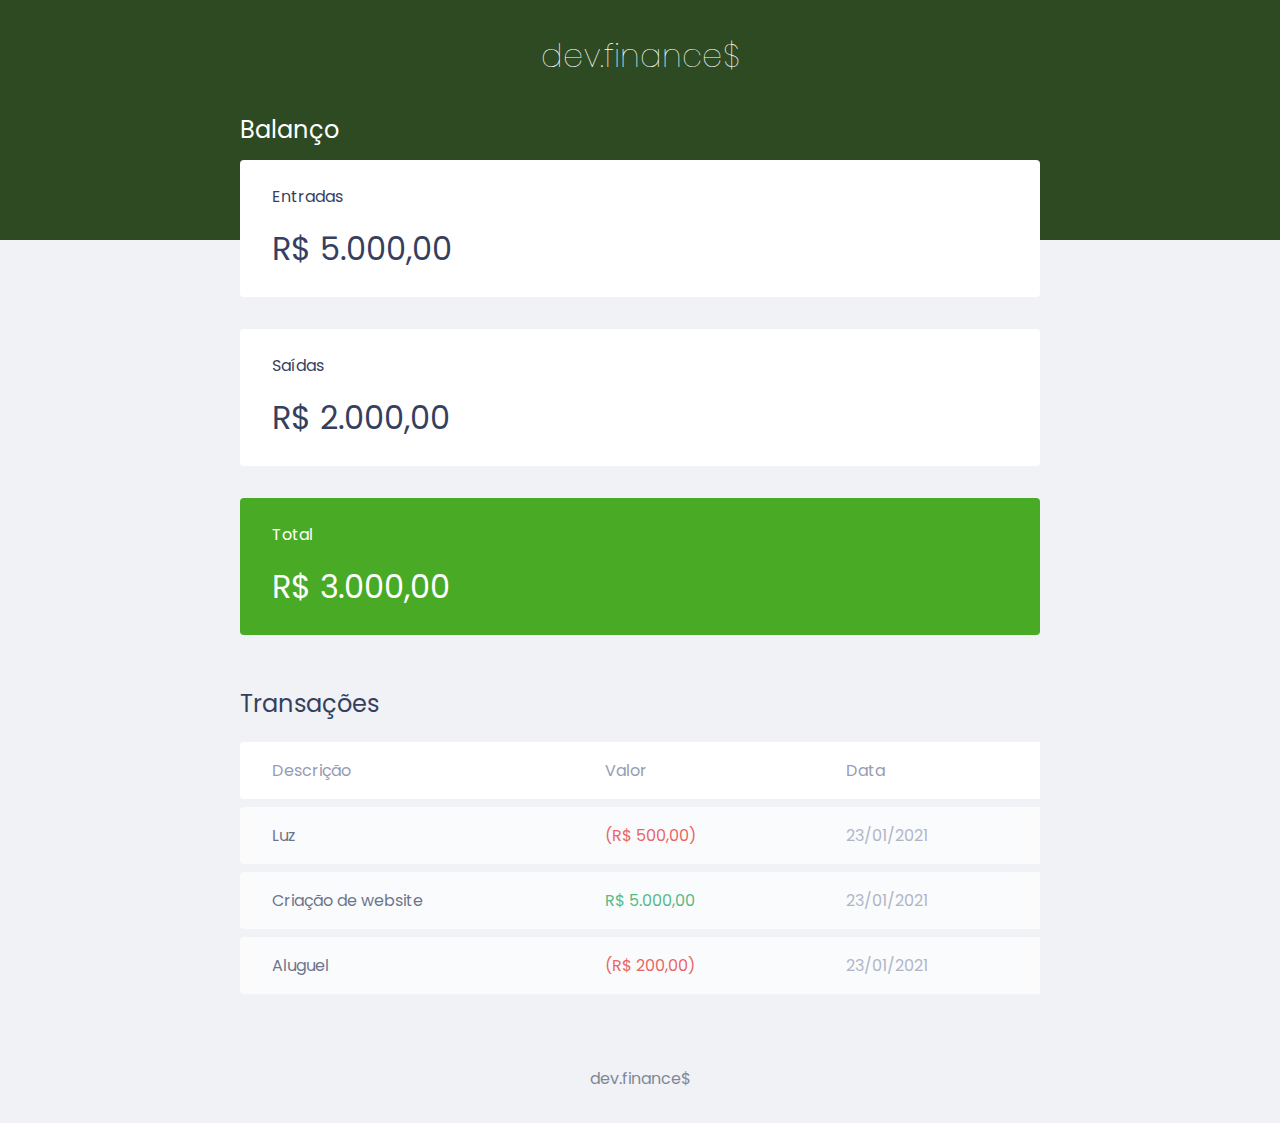
<file: projeto_devfin_01/index.html>
<!DOCTYPE html>
<html lang="pt-br">

<head>
    <meta charset="UTF-8">
    <meta name="viewport" content="width=device-width, initial-scale=1.0">
    <title>dev.finance$</title>
    <link rel="stylesheet" href="./style.css">
    <link rel="preconnect" href="https://fonts.gstatic.com">
    <link href="https://fonts.googleapis.com/css2?family=Poppins:ital,wght@0,100;0,400;0,700;1,100;1,400;1,700&display=swap"
        rel="stylesheet">
</head>

<body>
    <header>
        <h1 id="logo">dev.finance$</h1>
    </header>
    <main class="container">
        <section id="balance">
            <h2>Balanço</h2>
            <div class="card">
                <h3>Entradas</h3>
                <p>R$ 5.000,00</p>
            </div>
            <div class="card">
                <h3>Saídas</h3>
                <p>R$ 2.000,00</p>
            </div>
            <div class="card total">
                <h3>Total</h3>
                <p>R$ 3.000,00</p>
            </div>
        </section>
        </section id="transaction">
        <h2>Transações</h2>
        <table id="data-table">
            <thead>
                <tr>
                    <th>Descrição</th>
                    <th>Valor</th>
                    <th>Data</th>
                </tr>
            </thead>
            <tbody>
                <tr>
                    <td class="description">Luz</td>
                    <td class="expense">(R$ 500,00)</td>
                    <td class="date">23/01/2021</td>
                </tr>
                <tr>
                    <td class="description">Criação de website</td>
                    <td class="income">R$ 5.000,00</td>
                    <td class="date">23/01/2021</td>
                </tr>
                <tr>
                    <td class="description">Aluguel</td>
                    <td class="expense">(R$ 200,00)</td>
                    <td class="date">23/01/2021</td>
                </tr>
            </tbody>
        </table>
        </section>
    </main>

    <footer>
        <p>dev.finance$</p>
    </footer>
</body>

</html>
</file>
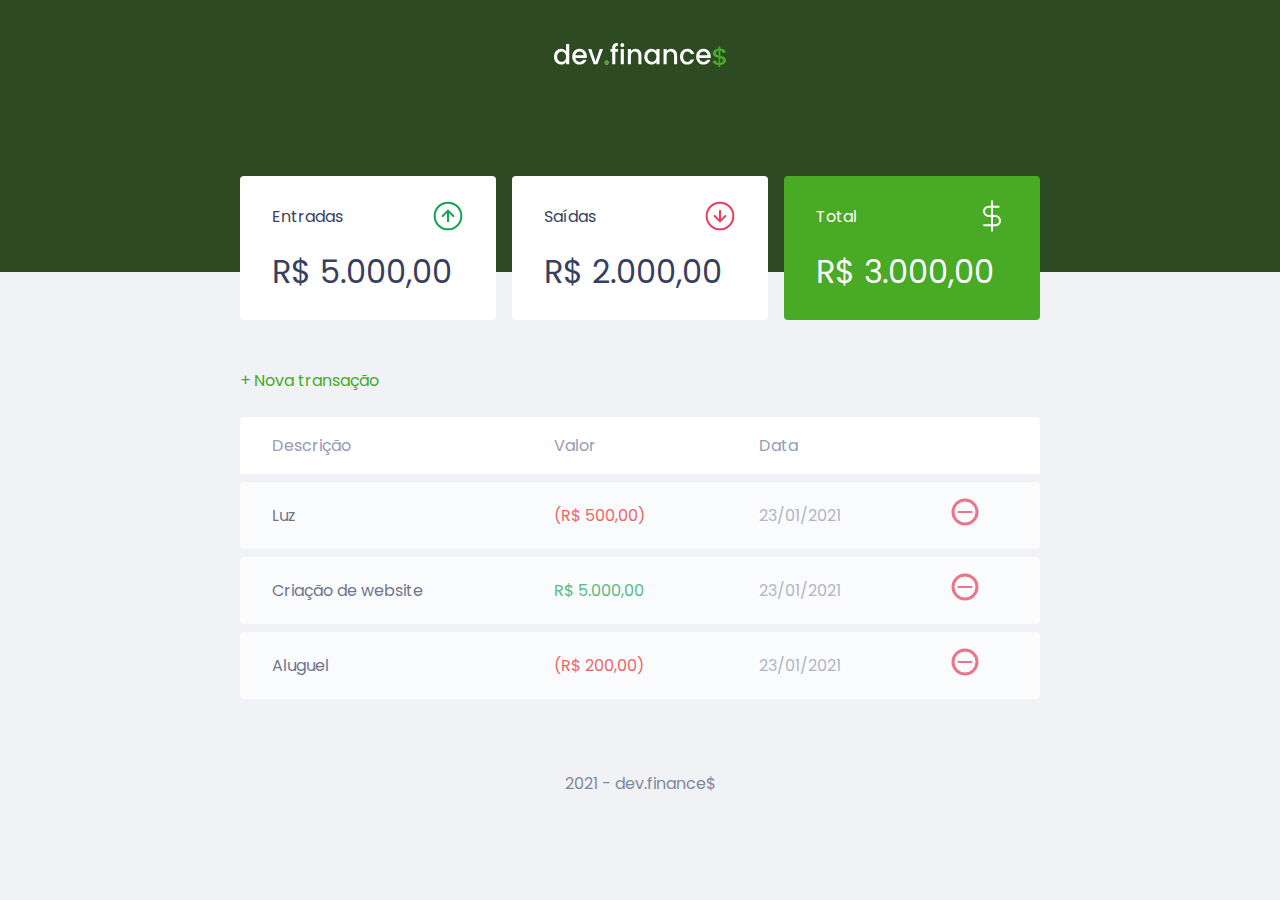
<file: projeto_devfin_02/index.html>
<!DOCTYPE html>
<html lang="pt-br">

<head>
    <meta charset="UTF-8">
    <meta name="viewport" content="width=device-width, initial-scale=1.0">
    <meta name="author" content="Daniel Silva">
    <meta name="description" content="Webapp desenvolvido com Mayk Brito na Maratona Discover da Rocketseat">
    <link rel="icon" href="./assets/coin_green.svg">
    <title>dev.finance$</title>
    <link rel="stylesheet" href="./style.css">
    <link rel="preconnect" href="https://fonts.gstatic.com">
    <link href="https://fonts.googleapis.com/css2?family=Poppins:ital,wght@0,100;0,400;0,700;1,100;1,400;1,700&display=swap"
        rel="stylesheet">
</head>

<body>
    <header>
        <h1 id="logo">
            <img src="./assets/logo.svg" alt="Logo Dev Finance">
        </h1>
    </header>
    <main class="container">
        <section id="balance">
            <h2 class="sr-only">Balanço</h2>
            <div class="card">
                <h3>
                    <span>Entradas</span> 
                    <img src="./assets/income.svg" alt="Imagem de entradas">
                </h3>
                <p>R$ 5.000,00</p>
            </div>
            <div class="card">
                <h3>
                    <span>Saídas</span> 
                    <img src="./assets/expense.svg" alt="Imagem de saídas">
                </h3>
                <p>R$ 2.000,00</p>
            </div>
            <div class="card total">
                <h3>
                    <span>Total</span> 
                    <img src="./assets/total.svg" alt="Imagem de total">
                </h3>
                <p>R$ 3.000,00</p>
            </div>
        </section>
        <section id="transaction">
            <h2 class="sr-only">Transações</h2>
            <a href="#" onclick="Modal.open()" class="button new">+ Nova transação</a>
            <table id="data-table">
                <thead>
                    <tr>
                        <th>Descrição</th>
                        <th>Valor</th>
                        <th>Data</th>
                        <th></th>
                    </tr>
                </thead>
                <tbody>
                    <tr>
                        <td class="description">Luz</td>
                        <td class="expense">(R$ 500,00)</td>
                        <td class="date">23/01/2021</td>
                        <td class="td-minus">
                            <img src="./assets/minus.svg" alt="Remover transação">
                        </td>
                    </tr>
                    <tr>
                        <td class="description">Criação de website</td>
                        <td class="income">R$ 5.000,00</td>
                        <td class="date">23/01/2021</td>
                        <td class="td-minus">
                            <img src="./assets/minus.svg" alt="Remover transação">
                        </td>
                    </tr>
                    <tr>
                        <td class="description">Aluguel</td>
                        <td class="expense">(R$ 200,00)</td>
                        <td class="date">23/01/2021</td>
                        <td class="td-minus">
                            <img src="./assets/minus.svg" alt="Remover transação">
                        </td>
                    </tr>
                </tbody>
            </table>
        </section>
    </main>
    <div class="modal-overlay">
        <div class="modal">
            <div id="form">
                <h2>Nova Transação</h2>
                <form action="">
                    <div class="input-group">
                        <label class="sr-only" for="description">Descrição</label>
                        <input type="text" id="description" name="description" placeholder="Descrição">
                    </div>
                    <div class="input-group">
                        <label class="sr-only" for="amount">Valor</label>
                        <input type="number" id="amount" name="amount" step="0.01" placeholder="0,00">
                        <small class="help">Use o sinal - (negativo) para despesas e , (vígula) para casas decimais</small>
                    </div>                    
                    <div class="input-group">
                        <label class="sr-only" for="date">Data</label>
                        <input type="date" id="date" name="date" placeholder="dd/mm/aaaa">
                    </div>
                    <div class="input-group actions">
                        <a href="#" onclick="Modal.close()" class="button cancel">Cancelar</a>
                        <button>Salvar</button>
                    </div>                    
                </form>
            </div>            
        </div>
    </div>    
    <footer>
        <p>2021 - dev.finance$</p>
    </footer>
    <script>
        const Modal={
            open(){
                // abril modal
                // adicionar a class active ao modal
                document
                    .querySelector('.modal-overlay')
                    .classList.add('active')
            },
            close(){
                //fechar modal
                // remover a class active do modal
                document
                    .querySelector('.modal-overlay')
                    .classList.remove('active')
            }
        }
    </script>
</body>

</html>
</file>
<file: projeto_devfin_01/style.css>
/* Global =====================*/
:root{
    --dark-blue: #363f5f;
}
*{
    margin: 0;
    padding: 0;
    box-sizing: border-box;
}
body{
    background: #f0f2f5;
    font-family: 'Poppins', sans-serif;
}

.container{
    width: min(90vw, 800px);
    margin: auto;
}

/* Titles =====================*/
h2{
    margin-top: 3.2rem;
    margin-bottom: 0.8rem;
    color: var(--dark-blue);
    font-weight: normal;
}

/* Header =====================*/
header{
    background: #2d4a22;
    padding: 2rem 0 10rem;
    text-align: center;
}
#logo{
    color: #fff;
    font-weight: 100;
}

/* Balance =====================*/
#balance{
    margin-top: -8rem;
}
#balance h2{
    color: #fff;
    margin-top: 0;

}

/* Cards =====================*/
.card{
    background: #fff;
    padding: 1.5rem 2rem;
    border-radius: 0.25rem;
    margin-bottom: 2rem;
    color: var(--dark-blue);
}
.card h3{
    font-weight: normal;
    font-size: 1rem;
}
.card p{
    font-size: 2rem;
    line-height: 3rem;
    margin-top: 1rem;
}
.card.total{
    background: #49aa26;
    color: #fff;
}

/* Table =====================*/
#data-table{
    width: 100%;
    border-spacing: 0 0.5rem;
    color: #969cb3;
}
table thead tr th:first-child,
table tbody tr td:first-child{
    border-radius: 0.25rem 0 0 0.25rem;   
}
table thead th{
    background: #fff;
    font-weight: normal;
    padding: 1rem 2rem;
    text-align: left;    
}
table tbody tr{
    opacity: 0.7;
}
table tbody tr:hover{
    opacity: 1;
}
table tbody td{
    background: #fff;
    padding: 1rem 2rem;
}
td.description{
    color: var(--dark-blue)
}
td.income{
    color: #12a454;
}
td.expense{
    color: #e92929;
}

/* Footer =====================*/
footer{
    opacity: 0.6;
    text-align: center;
    padding: 4rem 0 2rem;
    color: var(--dark-blue)
}
</file>
<file: projeto_devfin_02/style.css>
/* Global =====================*/
:root{
    --dark-blue: #363f5f;
    --green: #49aa26;
    --light-green: #45c516;
    --red: #e92929;
}
.favicon{
    background-color: var(--green);
}
*{
    margin: 0;
    padding: 0;
    box-sizing: border-box;
}
html{
    font-size: 93.75%; /* 15px mobile */
}
body{
    background: #f0f2f5;
    font-family: 'Poppins', sans-serif;    
}

.sr-only{
    position: absolute;
    width: 1px;
    height: 1px;
    padding: 0;
    margin: -1px;
    overflow: hidden;
    clip: rect(0, 0, 0, 0);
    white-space: nowrap;
    border-width: 0;
}

.container{
    width: min(90vw, 800px);
    margin: auto;
}

/* Titles =====================*/
h2{
    margin-top: 3.2rem;
    margin-bottom: 0.8rem;
    color: var(--dark-blue);
    font-weight: normal;
}

/* Links $ Buttons =====================*/
a{
    color: var(--green);
    text-decoration: none;
}
a:hover{
    color: var(--light-green);
}
button{
    width: 100%;
    height: 50px;
    border: none;
    color: white;
    background: var(--green);
    padding: 0;
    border-radius: .25rem;
    cursor: pointer;
    font-weight: 500;
    letter-spacing: .1rem;

}
button:hover{
    background: var(--light-green);
}
.button.new{
    display: inline-block;
    margin: 1rem 0;
}
.button.cancel{
    color: var(--red);
    border: 2px var(--red) solid;
    border-radius: .25rem;
    height: 50px;
    display: flex;
    align-items: center;
    justify-content: center;
    opacity: .6;
}
.button.cancel:hover{
    opacity: 1;
}

/* Header =====================*/
header{
    background: #2d4a22;
    padding: 2rem 0 12rem;
    text-align: center;
}
#logo{
    color: #fff;
    font-weight: 100;
}

/* Balance =====================*/
#balance{
    margin-top: -6rem;
}
#balance h2{
    color: #fff;
    margin-top: 0;

}

/* Cards =====================*/
.card{
    background: #fff;
    padding: 1.5rem 2rem;
    border-radius: 0.25rem;
    margin-bottom: 2rem;
    color: var(--dark-blue);
}
.card h3{
    font-weight: normal;
    font-size: 1rem;
    display: flex;
    align-items: center;
    justify-content: space-between;
}
.card p{
    font-size: 2rem;
    line-height: 3rem;
    margin-top: 1rem;
}
.card.total{
    background: var(--green);
    color: #fff;
}

/* Table =====================*/
#transaction{
    display: block;
    width: 100%;
    overflow-x: auto;
}
#data-table{
    width: 100%;
    border-spacing: 0 0.5rem;
    color: #969cb3;
}
table thead tr th:first-child,
table tbody tr td:first-child{
    border-radius: 0.25rem 0 0 0.25rem;   
}
table thead tr th:last-child,
table tbody tr td:last-child{
    border-radius: 0 0.25rem 0.25rem 0;  
}
table thead th{
    background: #fff;
    font-weight: normal;
    padding: 1rem 2rem;
    text-align: left;    
}
table tbody tr{
    opacity: 0.7;
}
table tbody tr:hover{
    opacity: 1;
}
table tbody td{
    background: #fff;
    padding: 1rem 2rem;    
}
table tbody td .date{
    width: 8ch;
}
table tbody td .td-minus{
    background: #fff;
    padding: 0rem;
    display: inline-block;
    align-items: center;
    justify-content: center;
    width: 2rem;
    
}
td.description{
    color: var(--dark-blue)
}
td.income{
    color: #12a454;
}
td.expense{
    color: var(--red);
}
/* Modal =====================*/
.modal-overlay{
    width: 100%;
    height: 100%;
    background-color: rgba(0, 0, 0, 0.7);
    position: fixed;
    top: 0;
    display: flex;
    align-items: center;
    justify-content: center;
    opacity: 0;
    visibility: hidden;
    z-index: 999;
}
.modal-overlay.active{
    opacity: 1;
    visibility: visible;
}
.modal{
    background: #f0f2f5;
    padding: 2.4rem;
    width: 90%;
    max-width: 600px;
    position: relative;
    z-index: 1;

}
/* Form =====================*/
#form{
    max-width: 600px;
}
#form h2{
    margin-top: 0;
}
#form form input{
    border: none;
    border-radius: .25rem;
    padding: .8rem;
    width: 100%;
}
.input-group{
    margin-top: .8rem;
}
.input-group small{
    opacity: .5;
}
.input-group.actions{
    display: flex;
    justify-content: space-between;
    align-items: center;
}
.input-group.actions .button,
.input-group.actions button{
    width: 48%;
}

/* Footer =====================*/
footer{
    opacity: 0.6;
    text-align: center;
    padding: 4rem 0 2rem;
    color: var(--dark-blue)
}

/* Responsive =====================*/
@media (min-width: 800px){
    html{
        font-size: 1rem;
    }
    #balance{
        display: grid;
        grid-template-columns: repeat(3, 1fr);
        gap: 1rem;
    }
}
</file>
